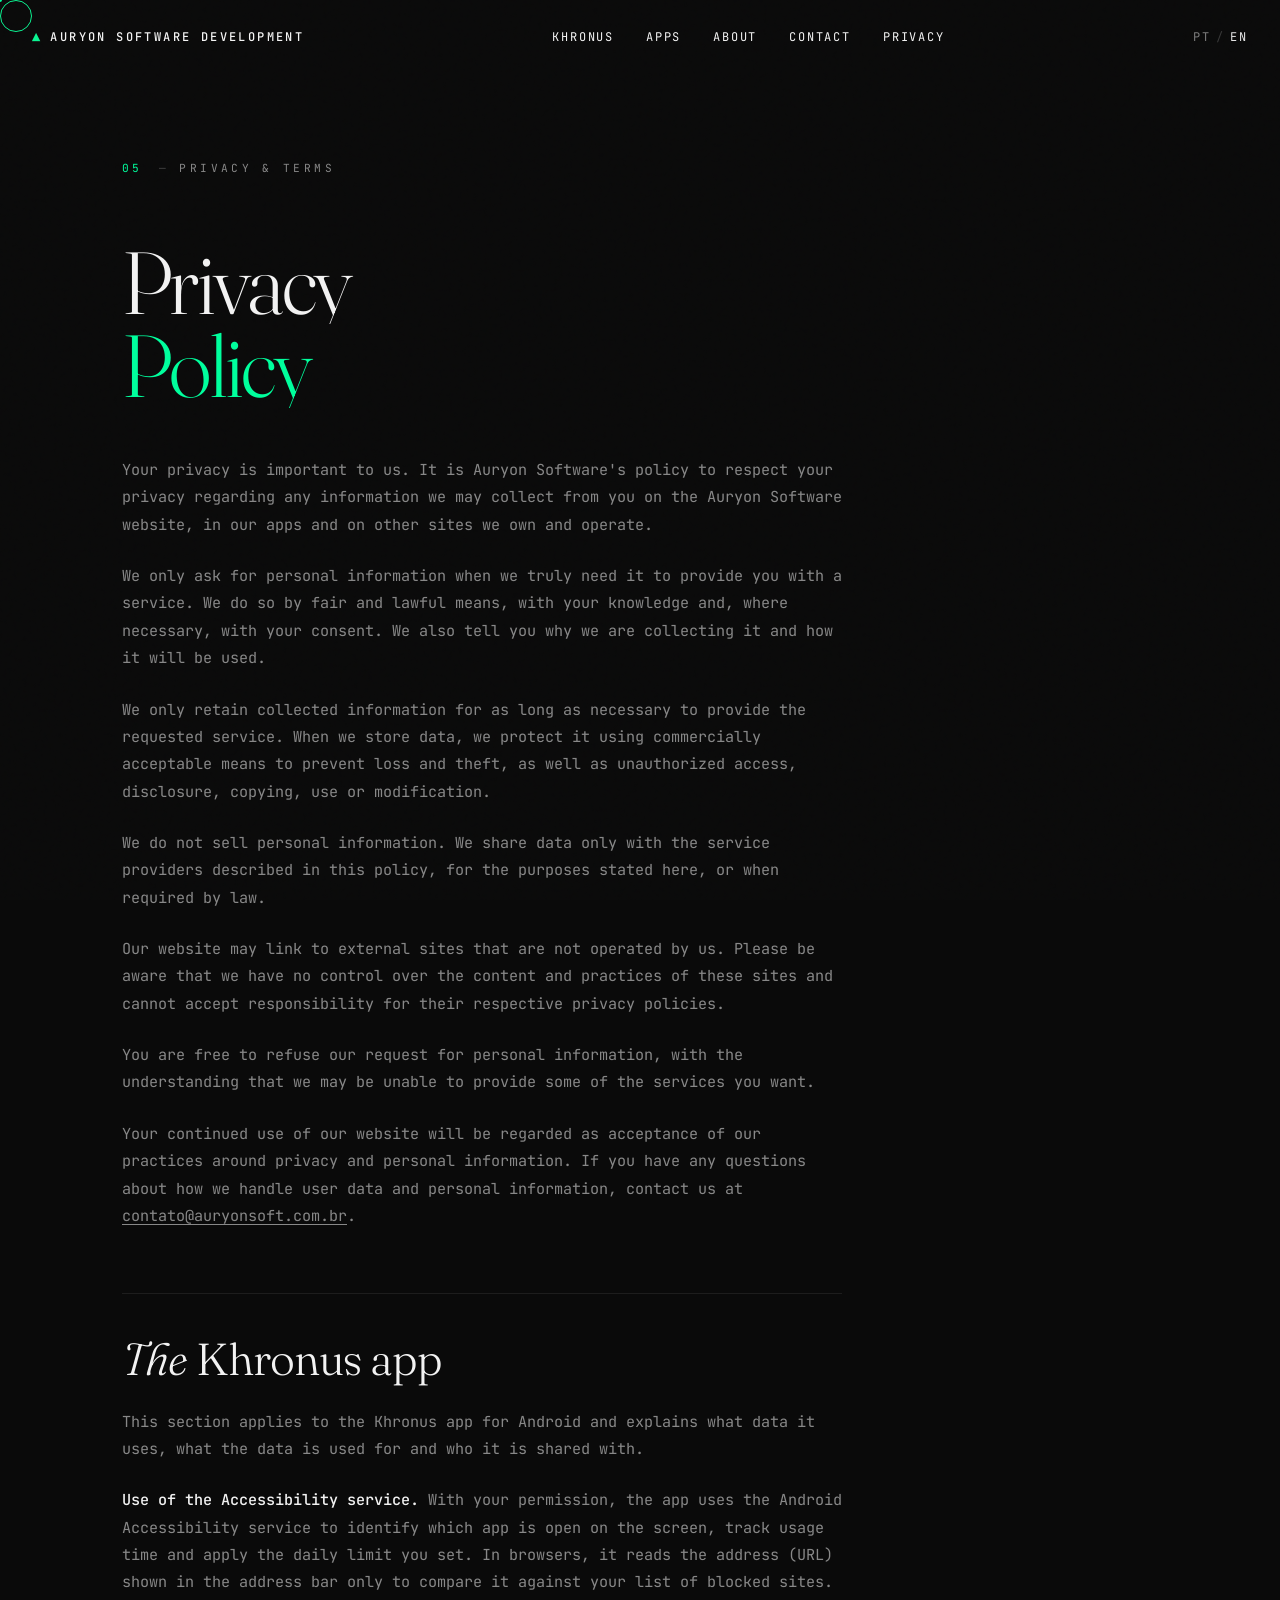
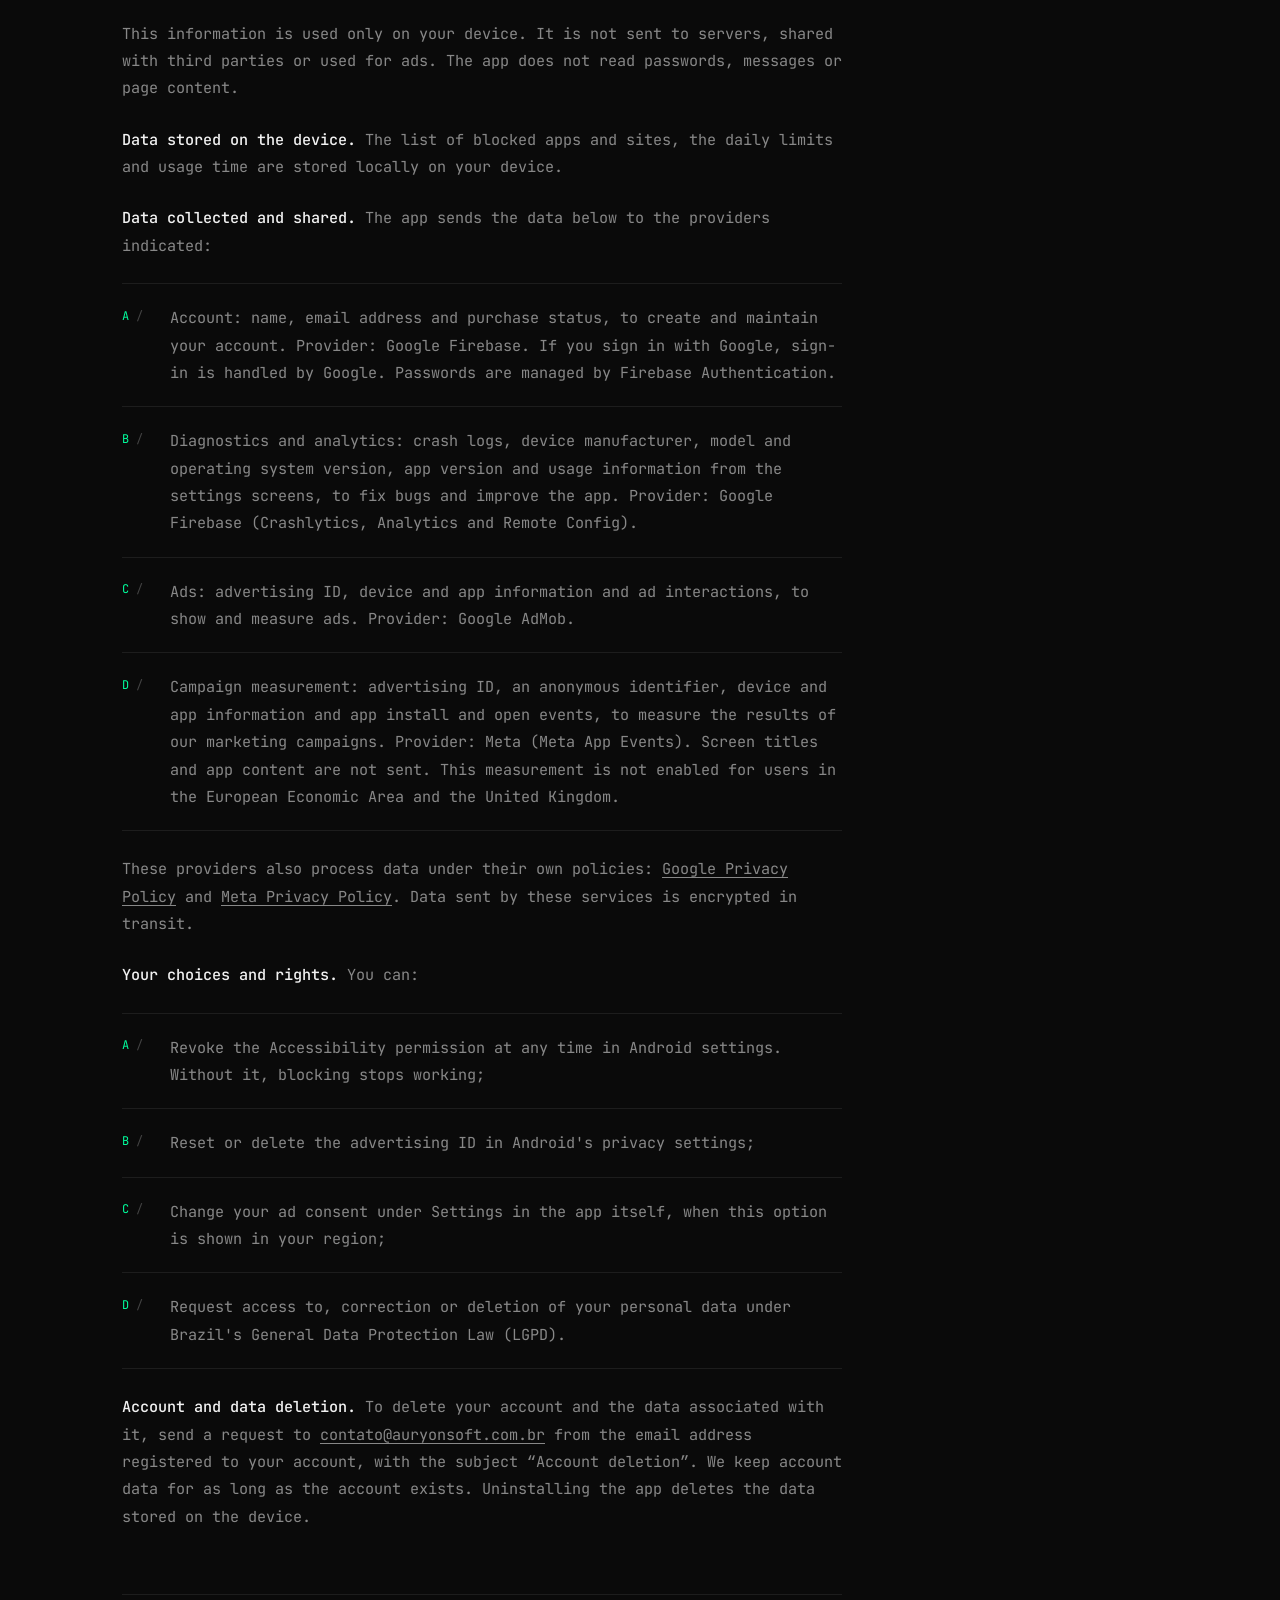
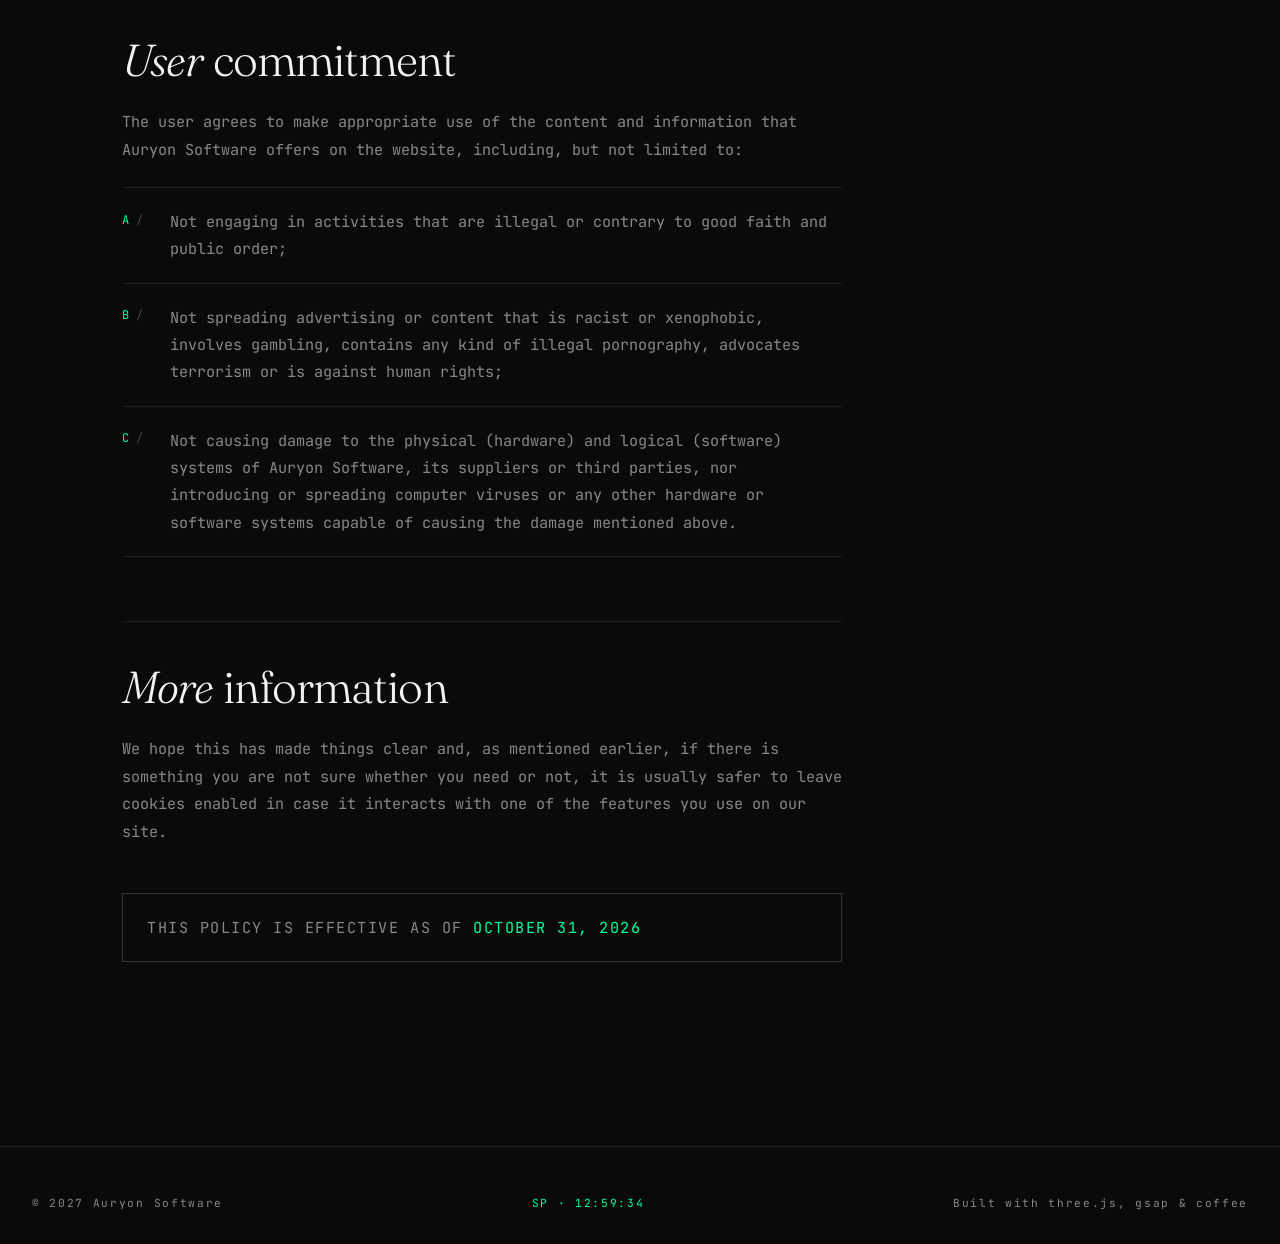
<file: privacy.html>
<!DOCTYPE html>
<html lang="pt-BR" data-lang="pt">
<head>
  <meta charset="UTF-8" />
  <meta name="viewport" content="width=device-width, initial-scale=1.0" />
  <title data-i18n="legal.doctitle">Política de Privacidade & Termos — Auryon Software</title>
  <meta name="description" content="Política de privacidade e termos de uso do Auryon Software." />

  <!-- Fonts -->
  <link rel="preconnect" href="https://fonts.googleapis.com" />
  <link rel="preconnect" href="https://fonts.gstatic.com" crossorigin />
  <link href="https://fonts.googleapis.com/css2?family=Fraunces:ital,opsz,wght@0,9..144,300..900;1,9..144,300..900&family=JetBrains+Mono:wght@300;400;500;700&display=swap" rel="stylesheet" />

  <link rel="stylesheet" href="css/style.css" />
  <link rel="icon" href="data:image/svg+xml,%3Csvg xmlns='http://www.w3.org/2000/svg' viewBox='0 0 100 100'%3E%3Ctext y='.9em' font-size='90' fill='%2300ff9d'%3E▲%3C/text%3E%3C/svg%3E" />

  <!-- i18n loads early so the policy renders in the right language from the first paint -->
  <script src="js/i18n.js"></script>
</head>
<body>
  <!-- Noise overlay -->
  <div class="noise"></div>

  <!-- Custom cursor -->
  <div class="cursor" id="cursor"></div>
  <div class="cursor-dot" id="cursor-dot"></div>

  <!-- Header -->
  <header class="header">
    <a href="index.html" class="logo" data-cursor="link">
      <span class="logo-mark">▲</span>
      <span class="logo-text">AURYON SOFTWARE DEVELOPMENT</span>
    </a>
    <nav class="nav">
      <a href="index.html#product" data-cursor="link">Khronus</a>
      <a href="index.html#apps" data-cursor="link">Apps</a>
      <a href="index.html#about" data-cursor="link" data-i18n="nav.about">About</a>
      <a href="index.html#contact" data-cursor="link" data-i18n="nav.contact">Contact</a>
      <a href="privacy.html" data-cursor="link" data-i18n="nav.privacy">Privacy</a>
    </nav>
    <div class="header-controls">
      <button class="lang-toggle" id="lang-toggle" data-cursor="link">
        <span class="lang-pt active">PT</span>
        <span class="lang-sep">/</span>
        <span class="lang-en">EN</span>
      </button>
    </div>
  </header>

  <main>
    <section class="legal" id="privacy">
      <div class="section-head">
        <span class="section-num">05</span>
        <span class="section-label" data-i18n="legal.label">PRIVACIDADE &amp; TERMOS</span>
      </div>

      <!-- Portuguese and English versions: only the active language is shown -->
      <h1 class="section-title legal-title" data-lang-only="pt">
        <span class="line"><span class="word">Política</span> <span class="word hero-italic">de</span></span>
        <span class="line"><span class="word hero-accent">Privacidade</span></span>
      </h1>

      <div class="legal-body" data-lang-only="pt">
        <p>A sua privacidade é importante para nós. É política do Auryon Software respeitar a sua privacidade em relação a qualquer informação sua que possamos coletar no site Auryon Software, em nossos aplicativos e em outros sites que possuímos e operamos.</p>

        <p>Solicitamos informações pessoais apenas quando realmente precisamos delas para lhe fornecer um serviço. Fazemo-lo por meios justos e legais, com o seu conhecimento e, quando necessário, com o seu consentimento. Também informamos por que estamos coletando e como será usado.</p>

        <p>Apenas retemos as informações coletadas pelo tempo necessário para fornecer o serviço solicitado. Quando armazenamos dados, protegemos dentro de meios comercialmente aceitáveis para evitar perdas e roubos, bem como acesso, divulgação, cópia, uso ou modificação não autorizados.</p>

        <p>Não vendemos informações pessoais. Compartilhamos dados apenas com os fornecedores de serviço descritos nesta política, para as finalidades aqui indicadas, ou quando exigido por lei.</p>

        <p>O nosso site pode ter links para sites externos que não são operados por nós. Esteja ciente de que não temos controle sobre o conteúdo e práticas desses sites e não podemos aceitar responsabilidade por suas respectivas políticas de privacidade.</p>

        <p>Você é livre para recusar a nossa solicitação de informações pessoais, entendendo que talvez não possamos fornecer alguns dos serviços desejados.</p>

        <p>O uso continuado de nosso site será considerado como aceitação de nossas práticas em torno de privacidade e informações pessoais. Se você tiver alguma dúvida sobre como lidamos com dados do usuário e informações pessoais, entre em contato conosco pelo e-mail <a href="mailto:contato@auryonsoft.com.br" data-cursor="link">contato@auryonsoft.com.br</a>.</p>

        <h2 class="legal-subtitle"><span class="hero-italic">Aplicativo</span> Khronus</h2>

        <p>Esta seção se aplica ao aplicativo Khronus para Android e explica quais dados ele usa, para que servem e com quem são compartilhados.</p>

        <p><strong>Uso da Acessibilidade.</strong> Com a sua permissão, o aplicativo usa o serviço de Acessibilidade do Android para identificar qual aplicativo está aberto na tela, contar o tempo de uso e aplicar o limite diário que você definiu. Nos navegadores, ele lê o endereço (URL) exibido na barra de endereços apenas para comparar com a sua lista de sites bloqueados.</p>

        <p>Essas informações são usadas somente no seu aparelho. Elas não são enviadas para servidores, compartilhadas com terceiros nem usadas para anúncios. O aplicativo não lê senhas, mensagens nem o conteúdo das páginas.</p>

        <p><strong>Dados guardados no aparelho.</strong> A lista de aplicativos e sites bloqueados, os limites diários e o tempo de uso ficam armazenados localmente, no seu aparelho.</p>

        <p><strong>Dados coletados e compartilhados.</strong> O aplicativo envia os dados abaixo aos fornecedores indicados:</p>

        <ul class="legal-list">
          <li><span class="legal-list-mark">A</span>Conta: nome, e-mail e status de compra, para criar e manter a sua conta. Fornecedor: Google Firebase. Se você entrar com o Google, o login é processado pelo Google. Senhas são gerenciadas pelo Firebase Authentication.</li>
          <li><span class="legal-list-mark">B</span>Diagnóstico e análise: registros de falhas, fabricante, modelo e versão do sistema do aparelho, versão do aplicativo e informações de uso das telas de configuração, para corrigir erros e melhorar o aplicativo. Fornecedor: Google Firebase (Crashlytics, Analytics e Remote Config).</li>
          <li><span class="legal-list-mark">C</span>Anúncios: ID de publicidade, informações do aparelho e do aplicativo e interações com anúncios, para exibir e medir anúncios. Fornecedor: Google AdMob.</li>
          <li><span class="legal-list-mark">D</span>Medição de campanhas: ID de publicidade, um identificador anônimo, informações do aparelho e do aplicativo e os eventos de instalação e abertura do aplicativo, para medir o resultado das nossas campanhas de divulgação. Fornecedor: Meta (Meta App Events). Títulos de tela e o conteúdo do aplicativo não são enviados. Essa medição não é ativada para usuários do Espaço Econômico Europeu e do Reino Unido.</li>
        </ul>

        <p>Esses fornecedores tratam os dados também conforme as próprias políticas: <a href="https://policies.google.com/privacy" target="_blank" rel="noopener" data-cursor="link">Política de Privacidade do Google</a> e <a href="https://www.facebook.com/privacy/policy" target="_blank" rel="noopener" data-cursor="link">Política de Privacidade da Meta</a>. Os dados enviados por esses serviços são transmitidos de forma criptografada.</p>

        <p><strong>Suas escolhas e direitos.</strong> Você pode:</p>

        <ul class="legal-list">
          <li><span class="legal-list-mark">A</span>Revogar a permissão de Acessibilidade a qualquer momento nas configurações do Android. Sem ela, o bloqueio deixa de funcionar;</li>
          <li><span class="legal-list-mark">B</span>Redefinir ou excluir o ID de publicidade nas configurações de privacidade do Android;</li>
          <li><span class="legal-list-mark">C</span>Alterar o seu consentimento de anúncios em Configurações, no próprio aplicativo, quando essa opção for exibida na sua região;</li>
          <li><span class="legal-list-mark">D</span>Solicitar acesso, correção ou exclusão dos seus dados pessoais, nos termos da Lei Geral de Proteção de Dados (LGPD).</li>
        </ul>

        <p><strong>Exclusão de conta e de dados.</strong> Para excluir a sua conta e os dados associados a ela, envie um pedido para <a href="mailto:contato@auryonsoft.com.br" data-cursor="link">contato@auryonsoft.com.br</a> a partir do e-mail cadastrado, com o assunto “Exclusão de conta”. Mantemos os dados da conta enquanto ela existir. Desinstalar o aplicativo apaga os dados guardados no aparelho.</p>

        <h2 class="legal-subtitle"><span class="hero-italic">Compromisso</span> do Usuário</h2>

        <p>O usuário se compromete a fazer uso adequado dos conteúdos e da informação que o Auryon Software oferece no site e com caráter enunciativo, mas não limitativo:</p>

        <ul class="legal-list">
          <li><span class="legal-list-mark">A</span>Não se envolver em atividades que sejam ilegais ou contrárias à boa fé e à ordem pública;</li>
          <li><span class="legal-list-mark">B</span>Não difundir propaganda ou conteúdo de natureza racista, xenofóbica, jogos de sorte ou azar, qualquer tipo de pornografia ilegal, de apologia ao terrorismo ou contra os direitos humanos;</li>
          <li><span class="legal-list-mark">C</span>Não causar danos aos sistemas físicos (hardwares) e lógicos (softwares) do Auryon Software, de seus fornecedores ou terceiros, para introduzir ou disseminar vírus informáticos ou quaisquer outros sistemas de hardware ou software que sejam capazes de causar danos anteriormente mencionados.</li>
        </ul>

        <h2 class="legal-subtitle"><span class="hero-italic">Mais</span> informações</h2>

        <p>Esperemos que esteja esclarecido e, como mencionado anteriormente, se houver algo que você não tem certeza se precisa ou não, geralmente é mais seguro deixar os cookies ativados, caso interaja com um dos recursos que você usa em nosso site.</p>

        <p class="legal-effective">Esta política é efetiva a partir de <span class="hero-accent">31 de outubro de 2026</span></p>
      </div>

      <h1 class="section-title legal-title" data-lang-only="en" lang="en">
        <span class="line"><span class="word">Privacy</span></span>
        <span class="line"><span class="word hero-accent">Policy</span></span>
      </h1>

      <div class="legal-body" data-lang-only="en" lang="en">
        <p>Your privacy is important to us. It is Auryon Software's policy to respect your privacy regarding any information we may collect from you on the Auryon Software website, in our apps and on other sites we own and operate.</p>

        <p>We only ask for personal information when we truly need it to provide you with a service. We do so by fair and lawful means, with your knowledge and, where necessary, with your consent. We also tell you why we are collecting it and how it will be used.</p>

        <p>We only retain collected information for as long as necessary to provide the requested service. When we store data, we protect it using commercially acceptable means to prevent loss and theft, as well as unauthorized access, disclosure, copying, use or modification.</p>

        <p>We do not sell personal information. We share data only with the service providers described in this policy, for the purposes stated here, or when required by law.</p>

        <p>Our website may link to external sites that are not operated by us. Please be aware that we have no control over the content and practices of these sites and cannot accept responsibility for their respective privacy policies.</p>

        <p>You are free to refuse our request for personal information, with the understanding that we may be unable to provide some of the services you want.</p>

        <p>Your continued use of our website will be regarded as acceptance of our practices around privacy and personal information. If you have any questions about how we handle user data and personal information, contact us at <a href="mailto:contato@auryonsoft.com.br" data-cursor="link">contato@auryonsoft.com.br</a>.</p>

        <h2 class="legal-subtitle"><span class="hero-italic">The</span> Khronus app</h2>

        <p>This section applies to the Khronus app for Android and explains what data it uses, what the data is used for and who it is shared with.</p>

        <p><strong>Use of the Accessibility service.</strong> With your permission, the app uses the Android Accessibility service to identify which app is open on the screen, track usage time and apply the daily limit you set. In browsers, it reads the address (URL) shown in the address bar only to compare it against your list of blocked sites.</p>

        <p>This information is used only on your device. It is not sent to servers, shared with third parties or used for ads. The app does not read passwords, messages or page content.</p>

        <p><strong>Data stored on the device.</strong> The list of blocked apps and sites, the daily limits and usage time are stored locally on your device.</p>

        <p><strong>Data collected and shared.</strong> The app sends the data below to the providers indicated:</p>

        <ul class="legal-list">
          <li><span class="legal-list-mark">A</span>Account: name, email address and purchase status, to create and maintain your account. Provider: Google Firebase. If you sign in with Google, sign-in is handled by Google. Passwords are managed by Firebase Authentication.</li>
          <li><span class="legal-list-mark">B</span>Diagnostics and analytics: crash logs, device manufacturer, model and operating system version, app version and usage information from the settings screens, to fix bugs and improve the app. Provider: Google Firebase (Crashlytics, Analytics and Remote Config).</li>
          <li><span class="legal-list-mark">C</span>Ads: advertising ID, device and app information and ad interactions, to show and measure ads. Provider: Google AdMob.</li>
          <li><span class="legal-list-mark">D</span>Campaign measurement: advertising ID, an anonymous identifier, device and app information and app install and open events, to measure the results of our marketing campaigns. Provider: Meta (Meta App Events). Screen titles and app content are not sent. This measurement is not enabled for users in the European Economic Area and the United Kingdom.</li>
        </ul>

        <p>These providers also process data under their own policies: <a href="https://policies.google.com/privacy" target="_blank" rel="noopener" data-cursor="link">Google Privacy Policy</a> and <a href="https://www.facebook.com/privacy/policy" target="_blank" rel="noopener" data-cursor="link">Meta Privacy Policy</a>. Data sent by these services is encrypted in transit.</p>

        <p><strong>Your choices and rights.</strong> You can:</p>

        <ul class="legal-list">
          <li><span class="legal-list-mark">A</span>Revoke the Accessibility permission at any time in Android settings. Without it, blocking stops working;</li>
          <li><span class="legal-list-mark">B</span>Reset or delete the advertising ID in Android's privacy settings;</li>
          <li><span class="legal-list-mark">C</span>Change your ad consent under Settings in the app itself, when this option is shown in your region;</li>
          <li><span class="legal-list-mark">D</span>Request access to, correction or deletion of your personal data under Brazil's General Data Protection Law (LGPD).</li>
        </ul>

        <p><strong>Account and data deletion.</strong> To delete your account and the data associated with it, send a request to <a href="mailto:contato@auryonsoft.com.br" data-cursor="link">contato@auryonsoft.com.br</a> from the email address registered to your account, with the subject “Account deletion”. We keep account data for as long as the account exists. Uninstalling the app deletes the data stored on the device.</p>

        <h2 class="legal-subtitle"><span class="hero-italic">User</span> commitment</h2>

        <p>The user agrees to make appropriate use of the content and information that Auryon Software offers on the website, including, but not limited to:</p>

        <ul class="legal-list">
          <li><span class="legal-list-mark">A</span>Not engaging in activities that are illegal or contrary to good faith and public order;</li>
          <li><span class="legal-list-mark">B</span>Not spreading advertising or content that is racist or xenophobic, involves gambling, contains any kind of illegal pornography, advocates terrorism or is against human rights;</li>
          <li><span class="legal-list-mark">C</span>Not causing damage to the physical (hardware) and logical (software) systems of Auryon Software, its suppliers or third parties, nor introducing or spreading computer viruses or any other hardware or software systems capable of causing the damage mentioned above.</li>
        </ul>

        <h2 class="legal-subtitle"><span class="hero-italic">More</span> information</h2>

        <p>We hope this has made things clear and, as mentioned earlier, if there is something you are not sure whether you need or not, it is usually safer to leave cookies enabled in case it interacts with one of the features you use on our site.</p>

        <p class="legal-effective">This policy is effective as of <span class="hero-accent">October 31, 2026</span></p>
      </div>
    </section>

    <footer class="footer">
      <div class="footer-row">
        <span>© 2027 Auryon Software</span>
        <span class="footer-time" id="footer-time">SP · 00:00</span>
        <span data-i18n="footer.built">Built with three.js, gsap &amp; coffee</span>
      </div>
    </footer>
  </main>

  <!-- App -->
  <script src="js/main.js"></script>
</body>
</html>
</file>
<file: css/style.css>
/* ==========================================================================
   Auryon Software — stylesheet
   Aesthetic: minimal editorial + tech dark · neon green accent
   ========================================================================== */

:root {
  --bg: #0a0a0a;
  --bg-2: #111111;
  --fg: #f2f2f2;
  --fg-dim: #888888;
  --fg-faint: #444444;
  --accent: #00ff9d;
  --accent-2: #ff2d55;
  --border: rgba(255, 255, 255, 0.08);
  --border-strong: rgba(255, 255, 255, 0.18);

  --font-display: 'Fraunces', 'Times New Roman', serif;
  --font-mono: 'JetBrains Mono', 'SF Mono', monospace;

  --ease: cubic-bezier(0.6, 0.05, 0.1, 1);
  --ease-out: cubic-bezier(0.16, 1, 0.3, 1);
  --dur: 0.8s;

  --gutter: 2.5vw;
}

* { box-sizing: border-box; margin: 0; padding: 0; }

html { scroll-behavior: smooth; }

body {
  font-family: var(--font-mono);
  background: var(--bg);
  color: var(--fg);
  line-height: 1.5;
  overflow-x: hidden;
  font-weight: 400;
  -webkit-font-smoothing: antialiased;
  cursor: none;
}

@media (max-width: 900px) {
  body { cursor: auto; }
  .cursor, .cursor-dot { display: none !important; }
}

a { color: inherit; text-decoration: none; }
button { background: none; border: none; color: inherit; font: inherit; cursor: none; }

img, svg { display: block; max-width: 100%; }

/* ==========================================================================
   WebGL canvas + noise
   ========================================================================== */
#bg-canvas {
  position: fixed;
  inset: 0;
  width: 100vw;
  height: 100vh;
  z-index: 0;
  opacity: 0.6;
  pointer-events: none;
}

.noise {
  position: fixed;
  inset: 0;
  z-index: 1;
  pointer-events: none;
  opacity: 0.04;
  mix-blend-mode: overlay;
  background-image: url("data:image/svg+xml,%3Csvg viewBox='0 0 200 200' xmlns='http://www.w3.org/2000/svg'%3E%3Cfilter id='n'%3E%3CfeTurbulence type='fractalNoise' baseFrequency='0.9' numOctaves='3' stitchTiles='stitch'/%3E%3C/filter%3E%3Crect width='100%25' height='100%25' filter='url(%23n)'/%3E%3C/svg%3E");
}

/* ==========================================================================
   Cursor
   ========================================================================== */
.cursor {
  position: fixed;
  top: 0; left: 0;
  width: 32px; height: 32px;
  border: 1px solid var(--accent);
  border-radius: 50%;
  pointer-events: none;
  z-index: 9999;
  transform: translate(-50%, -50%);
  transition: width 0.3s var(--ease-out), height 0.3s var(--ease-out), background 0.3s;
  mix-blend-mode: difference;
}
.cursor.hover {
  width: 60px; height: 60px;
  background: var(--accent);
  opacity: 0.4;
}
.cursor.media {
  width: 80px; height: 80px;
  background: var(--accent);
  opacity: 0.15;
}
.cursor-dot {
  position: fixed;
  top: 0; left: 0;
  width: 4px; height: 4px;
  background: var(--accent);
  border-radius: 50%;
  pointer-events: none;
  z-index: 10000;
  transform: translate(-50%, -50%);
}

/* ==========================================================================
   Loader
   ========================================================================== */
.loader {
  position: fixed;
  inset: 0;
  background: var(--bg);
  z-index: 10001;
  display: flex;
  align-items: center;
  justify-content: center;
  transition: opacity 0.8s var(--ease-out), visibility 0.8s;
}
.loader.done {
  opacity: 0;
  visibility: hidden;
}
.loader-inner {
  text-align: center;
}
.loader-count {
  font-family: var(--font-display);
  font-size: 18vw;
  line-height: 0.85;
  font-weight: 300;
  font-style: italic;
  color: var(--fg);
  letter-spacing: -0.05em;
}
.loader-text {
  font-family: var(--font-mono);
  font-size: 0.7rem;
  letter-spacing: 0.3em;
  color: var(--fg-dim);
  margin-top: 1rem;
}

/* ==========================================================================
   Header
   ========================================================================== */
.header {
  position: fixed;
  top: 0; left: 0; right: 0;
  z-index: 100;
  display: flex;
  align-items: center;
  justify-content: space-between;
  padding: 1.5rem var(--gutter);
  mix-blend-mode: difference;
  color: #fff;
}
.logo {
  display: flex;
  align-items: center;
  gap: 0.5rem;
  font-family: var(--font-mono);
  font-size: 0.75rem;
  letter-spacing: 0.2em;
  font-weight: 500;
}
.logo-mark {
  color: var(--accent);
  font-size: 0.85rem;
  animation: pulse 2s ease-in-out infinite;
}
@keyframes pulse {
  0%, 100% { opacity: 1; }
  50% { opacity: 0.3; }
}
.nav {
  display: flex;
  gap: 2rem;
  font-family: var(--font-mono);
  font-size: 0.75rem;
  letter-spacing: 0.15em;
  text-transform: uppercase;
}
.nav a {
  position: relative;
  padding: 0.25rem 0;
}
.nav a::before {
  content: '';
  position: absolute;
  left: -1rem; top: 50%;
  width: 4px; height: 4px;
  border-radius: 50%;
  background: var(--accent);
  transform: translateY(-50%) scale(0);
  transition: transform 0.3s var(--ease-out);
}
.nav a:hover::before { transform: translateY(-50%) scale(1); }
@media (max-width: 780px) {
  .nav { display: none; }
}
.header-controls {
  display: flex;
  align-items: center;
  gap: 1rem;
}
.lang-toggle {
  font-family: var(--font-mono);
  font-size: 0.75rem;
  letter-spacing: 0.15em;
  display: flex;
  gap: 0.35rem;
  align-items: center;
}
.lang-toggle .lang-pt, .lang-toggle .lang-en {
  color: var(--fg-dim);
  transition: color 0.3s;
}
.lang-toggle .active { color: var(--fg); }
.lang-sep { color: var(--fg-faint); }

/* ==========================================================================
   Sections — shared
   ========================================================================== */
main {
  position: relative;
  z-index: 2;
}
section {
  padding: 10rem var(--gutter) 6rem;
  position: relative;
  min-height: 100vh;
}

.section-head {
  display: flex;
  align-items: baseline;
  gap: 1rem;
  font-family: var(--font-mono);
  font-size: 0.7rem;
  letter-spacing: 0.3em;
  color: var(--fg-dim);
  margin-bottom: 4rem;
  text-transform: uppercase;
}
.section-num {
  color: var(--accent);
}
.section-label::before {
  content: '— ';
  color: var(--fg-faint);
}

.section-title {
  font-family: var(--font-display);
  font-weight: 300;
  font-size: clamp(3rem, 8vw, 7rem);
  line-height: 0.95;
  letter-spacing: -0.03em;
  margin-bottom: 3rem;
}
.section-title .line {
  display: block;
  overflow: hidden;
}
.section-title .word {
  display: inline-block;
}

.hero-italic {
  font-style: italic;
  font-weight: 300;
}
.hero-accent {
  color: var(--accent);
}

/* ==========================================================================
   HERO
   ========================================================================== */
.hero {
  padding-top: 8rem;
  display: flex;
  align-items: center;
}
.hero-grid {
  width: 100%;
  display: grid;
  grid-template-columns: 1fr;
  gap: 2rem;
}
.hero-meta {
  display: flex;
  justify-content: space-between;
  font-family: var(--font-mono);
  font-size: 0.7rem;
  letter-spacing: 0.2em;
  color: var(--fg-dim);
  border-top: 1px solid var(--border);
  padding-top: 1rem;
}
.hero-meta-line:first-child { color: var(--accent); }
.hero-title {
  font-family: var(--font-display);
  font-weight: 300;
  font-size: clamp(3.5rem, 13vw, 12rem);
  line-height: 0.88;
  letter-spacing: -0.04em;
}
.hero-title .line { display: block; overflow: hidden; }
.hero-title .word { display: inline-block; }
.hero-sub {
  max-width: 560px;
  font-size: 0.95rem;
  line-height: 1.6;
  color: var(--fg-dim);
  margin-top: 2rem;
}
.hero-cta {
  display: flex;
  gap: 1rem;
  margin-top: 2rem;
  flex-wrap: wrap;
}
.btn {
  font-family: var(--font-mono);
  font-size: 0.75rem;
  letter-spacing: 0.2em;
  text-transform: uppercase;
  padding: 1rem 1.75rem;
  border: 1px solid var(--border-strong);
  display: inline-flex;
  align-items: center;
  gap: 0.75rem;
  transition: all 0.4s var(--ease-out);
  position: relative;
  overflow: hidden;
}
.btn::before {
  content: '';
  position: absolute;
  inset: 0;
  background: var(--accent);
  transform: translateY(101%);
  transition: transform 0.4s var(--ease-out);
  z-index: -1;
}
.btn:hover::before { transform: translateY(0); }
.btn:hover { color: var(--bg); border-color: var(--accent); }
.btn-primary {
  background: var(--fg);
  color: var(--bg);
  border-color: var(--fg);
}
.btn-primary::before { background: var(--accent); }

.hero-ticker {
  overflow: hidden;
  border-top: 1px solid var(--border);
  border-bottom: 1px solid var(--border);
  padding: 1rem 0;
  margin-top: 4rem;
  font-family: var(--font-display);
  font-style: italic;
  font-size: 1.25rem;
  color: var(--fg-dim);
  white-space: nowrap;
}
.ticker-track {
  display: inline-block;
  animation: ticker 40s linear infinite;
}
.ticker-track span {
  margin: 0 1.5rem;
}
.ticker-track span:nth-child(even) {
  color: var(--accent);
  font-style: normal;
  font-size: 0.5rem;
  vertical-align: middle;
}
@keyframes ticker {
  from { transform: translateX(0); }
  to { transform: translateX(-50%); }
}

/* ==========================================================================
   PRODUCT
   ========================================================================== */
.product-intro {
  margin-bottom: 5rem;
}
.product-tag {
  max-width: 640px;
  font-size: 1rem;
  line-height: 1.7;
  color: var(--fg-dim);
}
.product-cta { margin-top: 2.5rem; }

.product-showcase {
  display: grid;
  grid-template-columns: 420px 1fr;
  gap: 5rem;
  align-items: start;
}
@media (max-width: 900px) {
  .product-showcase { grid-template-columns: 1fr; gap: 3rem; }
}

/* Phone mockup */
.phone-wrap {
  position: relative;
  position: sticky;
  top: 8rem;
}
.phone {
  position: relative;
  width: 100%;
  aspect-ratio: 9 / 19;
  background: #000;
  border-radius: 42px;
  padding: 12px;
  border: 1px solid var(--border-strong);
  box-shadow:
    0 0 0 2px #1a1a1a,
    0 50px 80px -20px rgba(0, 255, 157, 0.15),
    0 30px 60px -30px rgba(0, 0, 0, 0.8);
  z-index: 2;
  transform: rotate(-3deg);
  transition: transform 0.6s var(--ease-out);
}
.phone:hover { transform: rotate(0deg) scale(1.02); }
.phone-notch {
  position: absolute;
  top: 18px; left: 50%;
  transform: translateX(-50%);
  width: 90px; height: 22px;
  background: #000;
  border-radius: 20px;
  z-index: 3;
}
.phone-screen {
  width: 100%;
  height: 100%;
  background: linear-gradient(180deg, #0d0d0d 0%, #050505 100%);
  border-radius: 32px;
  overflow: hidden;
  padding: 3rem 1.25rem 1.25rem;
  display: flex;
  flex-direction: column;
  gap: 1.25rem;
}
.phone-status {
  display: flex;
  justify-content: space-between;
  font-family: var(--font-mono);
  font-size: 0.65rem;
  color: var(--fg-dim);
  letter-spacing: 0.1em;
}
.phone-header {
  text-align: left;
}
.phone-title {
  font-family: var(--font-display);
  font-size: 1.4rem;
  font-weight: 400;
  letter-spacing: -0.02em;
}
.phone-sub {
  font-family: var(--font-mono);
  font-size: 0.65rem;
  color: var(--accent);
  letter-spacing: 0.15em;
  text-transform: uppercase;
  margin-top: 0.25rem;
}
.phone-timer {
  position: relative;
  margin: 0.5rem auto;
  width: 150px;
  height: 150px;
}
.timer-svg {
  width: 100%; height: 100%;
  transform: rotate(-90deg);
}
.timer-bg {
  fill: none;
  stroke: rgba(255, 255, 255, 0.06);
  stroke-width: 6;
}
.timer-fg {
  fill: none;
  stroke: var(--accent);
  stroke-width: 6;
  stroke-linecap: round;
  stroke-dasharray: 553;
  stroke-dashoffset: 120;
  filter: drop-shadow(0 0 8px var(--accent));
  transition: stroke-dashoffset 1s linear;
}
.timer-text {
  position: absolute;
  inset: 0;
  display: flex;
  flex-direction: column;
  align-items: center;
  justify-content: center;
}
.timer-num {
  font-family: var(--font-display);
  font-size: 1.75rem;
  font-weight: 300;
  letter-spacing: -0.02em;
}
.timer-label {
  font-family: var(--font-mono);
  font-size: 0.55rem;
  letter-spacing: 0.2em;
  color: var(--fg-dim);
  text-transform: uppercase;
  margin-top: 0.15rem;
}
.phone-apps {
  display: flex;
  flex-direction: column;
  gap: 0.5rem;
  margin-top: auto;
}
.phone-app {
  display: flex;
  align-items: center;
  gap: 0.6rem;
  font-family: var(--font-mono);
  font-size: 0.7rem;
  padding: 0.6rem 0.75rem;
  border: 1px solid var(--border);
  border-radius: 10px;
  background: rgba(255, 255, 255, 0.02);
}
.phone-app .dot {
  width: 6px; height: 6px; border-radius: 50%;
  background: var(--fg-faint);
}
.phone-app.blocked .dot { background: var(--accent-2); box-shadow: 0 0 6px var(--accent-2); }
.phone-app.allowed .dot { background: var(--accent); box-shadow: 0 0 6px var(--accent); }
.phone-app .status {
  margin-left: auto;
  font-size: 0.55rem;
  letter-spacing: 0.15em;
  color: var(--fg-dim);
}
.phone-app.blocked .status { color: var(--accent-2); }
.phone-app.allowed .status { color: var(--accent); }

.phone-glow {
  position: absolute;
  inset: -40px;
  background: radial-gradient(circle, rgba(0, 255, 157, 0.15) 0%, transparent 70%);
  z-index: 1;
  filter: blur(40px);
  animation: glowPulse 4s ease-in-out infinite;
}
@keyframes glowPulse {
  0%, 100% { opacity: 0.6; transform: scale(1); }
  50% { opacity: 1; transform: scale(1.1); }
}

/* Features */
.features {
  display: grid;
  grid-template-columns: 1fr 1fr;
  gap: 2.5rem 2rem;
}
@media (max-width: 600px) {
  .features { grid-template-columns: 1fr; }
}
.feature {
  border-top: 1px solid var(--border);
  padding-top: 1.5rem;
  transition: border-color 0.4s;
}
.feature:hover { border-top-color: var(--accent); }
.feature-num {
  font-family: var(--font-mono);
  font-size: 0.65rem;
  letter-spacing: 0.3em;
  color: var(--accent);
  margin-bottom: 0.75rem;
}
.feature-title {
  font-family: var(--font-display);
  font-weight: 400;
  font-size: 1.5rem;
  letter-spacing: -0.01em;
  margin-bottom: 0.75rem;
}
.feature-desc {
  font-size: 0.85rem;
  line-height: 1.6;
  color: var(--fg-dim);
}

/* Tech strip */
.tech-strip {
  margin-top: 6rem;
  border-top: 1px solid var(--border);
  padding-top: 2rem;
}
.tech-strip-head {
  font-family: var(--font-mono);
  font-size: 0.65rem;
  letter-spacing: 0.3em;
  color: var(--fg-dim);
  margin-bottom: 1.25rem;
}
.tech-strip-items {
  display: flex;
  flex-wrap: wrap;
  gap: 0.5rem;
}
.tech-chip {
  font-family: var(--font-mono);
  font-size: 0.7rem;
  letter-spacing: 0.1em;
  padding: 0.5rem 0.9rem;
  border: 1px solid var(--border-strong);
  border-radius: 20px;
  color: var(--fg-dim);
  transition: all 0.3s;
}
.tech-chip:hover {
  color: var(--accent);
  border-color: var(--accent);
  background: rgba(0, 255, 157, 0.05);
}

/* ==========================================================================
   MORE APPS
   ========================================================================== */
.apps { min-height: auto; }
.apps-title { margin-bottom: 4rem; }
.app-list {
  border-top: 1px solid var(--border);
}
.app-row {
  display: grid;
  grid-template-columns: 60px 1fr auto 40px;
  gap: 2rem;
  align-items: center;
  padding: 2rem 0;
  border-bottom: 1px solid var(--border);
  transition: all 0.5s var(--ease-out);
  position: relative;
  overflow: hidden;
}
.app-row::before {
  content: '';
  position: absolute;
  inset: 0;
  background: linear-gradient(90deg, transparent, rgba(0, 255, 157, 0.03), transparent);
  transform: translateX(-100%);
  transition: transform 0.6s var(--ease-out);
}
.app-row:hover::before { transform: translateX(100%); }
.app-row:hover {
  padding-left: 1.5rem;
  border-bottom-color: var(--accent);
}
.app-row:hover .app-name { color: var(--accent); }
.app-row:hover .app-arrow { transform: translate(4px, -4px); color: var(--accent); }

.app-index {
  font-family: var(--font-mono);
  font-size: 0.7rem;
  letter-spacing: 0.2em;
  color: var(--fg-faint);
}
.app-name {
  font-family: var(--font-display);
  font-size: clamp(1.5rem, 3.5vw, 2.5rem);
  font-weight: 400;
  letter-spacing: -0.01em;
  margin-bottom: 0.35rem;
  transition: color 0.4s;
}
.app-desc {
  max-width: 62ch;
  font-family: var(--font-mono);
  font-size: 0.8rem;
  line-height: 1.6;
  color: var(--fg-dim);
}
.app-cat {
  font-family: var(--font-mono);
  font-size: 0.7rem;
  letter-spacing: 0.2em;
  text-transform: uppercase;
  color: var(--fg-dim);
}
.app-arrow {
  font-size: 1.5rem;
  color: var(--fg-faint);
  transition: all 0.4s var(--ease-out);
}
@media (max-width: 700px) {
  .app-row { grid-template-columns: 40px 1fr; gap: 0.75rem 1rem; padding: 1.5rem 0; }
  .app-cat { grid-column: 2; }
  .app-arrow { display: none; }
}

/* ==========================================================================
   ABOUT
   ========================================================================== */
.about-grid {
  display: grid;
  grid-template-columns: 1.3fr 1fr;
  gap: 5rem;
}
@media (max-width: 900px) {
  .about-grid { grid-template-columns: 1fr; gap: 3rem; }
}
.about-text p {
  max-width: 540px;
  font-size: 1rem;
  line-height: 1.7;
  color: var(--fg-dim);
  margin-top: 1.5rem;
}
.about-side {
  display: flex;
  flex-direction: column;
  gap: 2.5rem;
  padding-top: 1rem;
}
.about-block {
  border-top: 1px solid var(--border);
  padding-top: 1.25rem;
}
.about-block-head {
  font-family: var(--font-mono);
  font-size: 0.65rem;
  letter-spacing: 0.3em;
  color: var(--accent);
  margin-bottom: 1rem;
}
.about-block ul {
  list-style: none;
}
.about-block li {
  font-family: var(--font-mono);
  font-size: 0.85rem;
  padding: 0.35rem 0;
  display: flex;
  justify-content: space-between;
  color: var(--fg);
}
.about-block li span {
  color: var(--fg-dim);
}
.about-block li a { transition: color 0.3s; }
.about-block li a:hover { color: var(--accent); }

/* ==========================================================================
   CONTACT
   ========================================================================== */
.contact-title {
  font-family: var(--font-display);
  font-weight: 300;
  font-size: clamp(3rem, 9vw, 8rem);
  line-height: 0.92;
  letter-spacing: -0.04em;
  margin-bottom: 5rem;
}
.contact-title .line { display: block; overflow: hidden; }
.contact-title .word { display: inline-block; }

.contact-grid {
  display: grid;
  grid-template-columns: 1fr 1fr;
  gap: 0;
  border-top: 1px solid var(--border);
}
@media (max-width: 700px) {
  .contact-grid { grid-template-columns: 1fr; }
}
.contact-link {
  display: flex;
  justify-content: space-between;
  align-items: center;
  padding: 2rem 1.5rem;
  border-bottom: 1px solid var(--border);
  font-family: var(--font-mono);
  letter-spacing: 0.05em;
  transition: all 0.4s;
  position: relative;
}
.contact-link:nth-child(odd) { border-right: 1px solid var(--border); }
@media (max-width: 700px) {
  .contact-link:nth-child(odd) { border-right: none; }
}
.contact-link:hover {
  background: rgba(0, 255, 157, 0.03);
  padding-left: 2.5rem;
}
.contact-link:hover .contact-val { color: var(--accent); }
.contact-key {
  font-size: 0.7rem;
  color: var(--fg-dim);
  letter-spacing: 0.25em;
  text-transform: uppercase;
}
.contact-val {
  font-size: 1rem;
  transition: color 0.3s;
}
@media (max-width: 480px) {
  .contact-link { flex-direction: column; align-items: flex-start; gap: 0.5rem; padding: 1.5rem; }
}

/* ==========================================================================
   Footer
   ========================================================================== */
.footer {
  padding: 3rem var(--gutter) 2rem;
  border-top: 1px solid var(--border);
  margin-top: 6rem;
}
.footer-row {
  display: flex;
  justify-content: space-between;
  font-family: var(--font-mono);
  font-size: 0.7rem;
  letter-spacing: 0.15em;
  color: var(--fg-dim);
  flex-wrap: wrap;
  gap: 1rem;
}
.footer-time { color: var(--accent); }

/* ==========================================================================
   Reveal animations
   ========================================================================== */
[data-reveal] {
  opacity: 0;
  transform: translateY(30px);
  transition: opacity 0.8s var(--ease-out), transform 0.8s var(--ease-out);
}
[data-reveal].visible {
  opacity: 1;
  transform: translateY(0);
}

/* ==========================================================================
   Selection + scrollbar
   ========================================================================== */
::selection {
  background: var(--accent);
  color: var(--bg);
}
::-webkit-scrollbar { width: 10px; }
::-webkit-scrollbar-track { background: var(--bg); }
::-webkit-scrollbar-thumb { background: var(--fg-faint); border-radius: 10px; }
::-webkit-scrollbar-thumb:hover { background: var(--accent); }

/* ==========================================================================
   Glitch on hero title
   ========================================================================== */
@keyframes glitch-1 {
  0%, 100% { clip-path: inset(40% 0 60% 0); transform: translate(0); }
  20% { clip-path: inset(10% 0 80% 0); transform: translate(-2px, 1px); }
  40% { clip-path: inset(80% 0 5% 0); transform: translate(2px, -1px); }
  60% { clip-path: inset(30% 0 50% 0); transform: translate(-1px, 2px); }
  80% { clip-path: inset(60% 0 20% 0); transform: translate(1px, -2px); }
}
.hero-title .word:hover {
  animation: glitch-1 0.4s steps(3) 1;
  color: var(--accent);
}

/* ==========================================================================
   Legal — privacy policy & terms page
   ========================================================================== */
/* Bilingual blocks: only the active language is shown
   (js/i18n.js sets data-lang on <html>) */
html[data-lang="pt"] [data-lang-only="en"],
html[data-lang="en"] [data-lang-only="pt"] {
  display: none;
}

.legal {
  position: relative;
  z-index: 2;
  padding: 10rem var(--gutter) 4rem;
  max-width: 1100px;
  margin: 0 auto;
}
.legal-title {
  font-size: clamp(2.6rem, 7vw, 5.5rem);
}
.legal-body {
  max-width: 720px;
}
.legal-body p {
  font-size: 0.95rem;
  line-height: 1.8;
  color: var(--fg-dim);
  margin-bottom: 1.5rem;
}
.legal-body a {
  text-decoration: underline;
  text-underline-offset: 3px;
}
.legal-body strong {
  color: var(--fg);
  font-weight: 500;
}
.legal-subtitle {
  font-family: var(--font-display);
  font-weight: 300;
  font-size: clamp(1.8rem, 4vw, 2.8rem);
  letter-spacing: -0.02em;
  line-height: 1.1;
  margin: 4rem 0 1.5rem;
  padding-top: 2.5rem;
  border-top: 1px solid var(--border);
}
.legal-list {
  list-style: none;
  margin: 0 0 1.5rem;
}
.legal-list li {
  position: relative;
  padding: 1.25rem 0 1.25rem 3rem;
  font-size: 0.95rem;
  line-height: 1.8;
  color: var(--fg-dim);
  border-top: 1px solid var(--border);
}
.legal-list li:last-child {
  border-bottom: 1px solid var(--border);
}
.legal-list-mark {
  position: absolute;
  left: 0;
  top: 1.35rem;
  font-family: var(--font-mono);
  font-size: 0.75rem;
  letter-spacing: 0.15em;
  color: var(--accent);
}
.legal-list-mark::after {
  content: '/';
  color: var(--fg-faint);
  margin-left: 0.35rem;
}
.legal-effective {
  margin-top: 3rem;
  padding: 1.25rem 1.5rem;
  border: 1px solid var(--border-strong);
  font-family: var(--font-mono);
  font-size: 0.75rem;
  letter-spacing: 0.1em;
  text-transform: uppercase;
  color: var(--fg);
}
</file>
